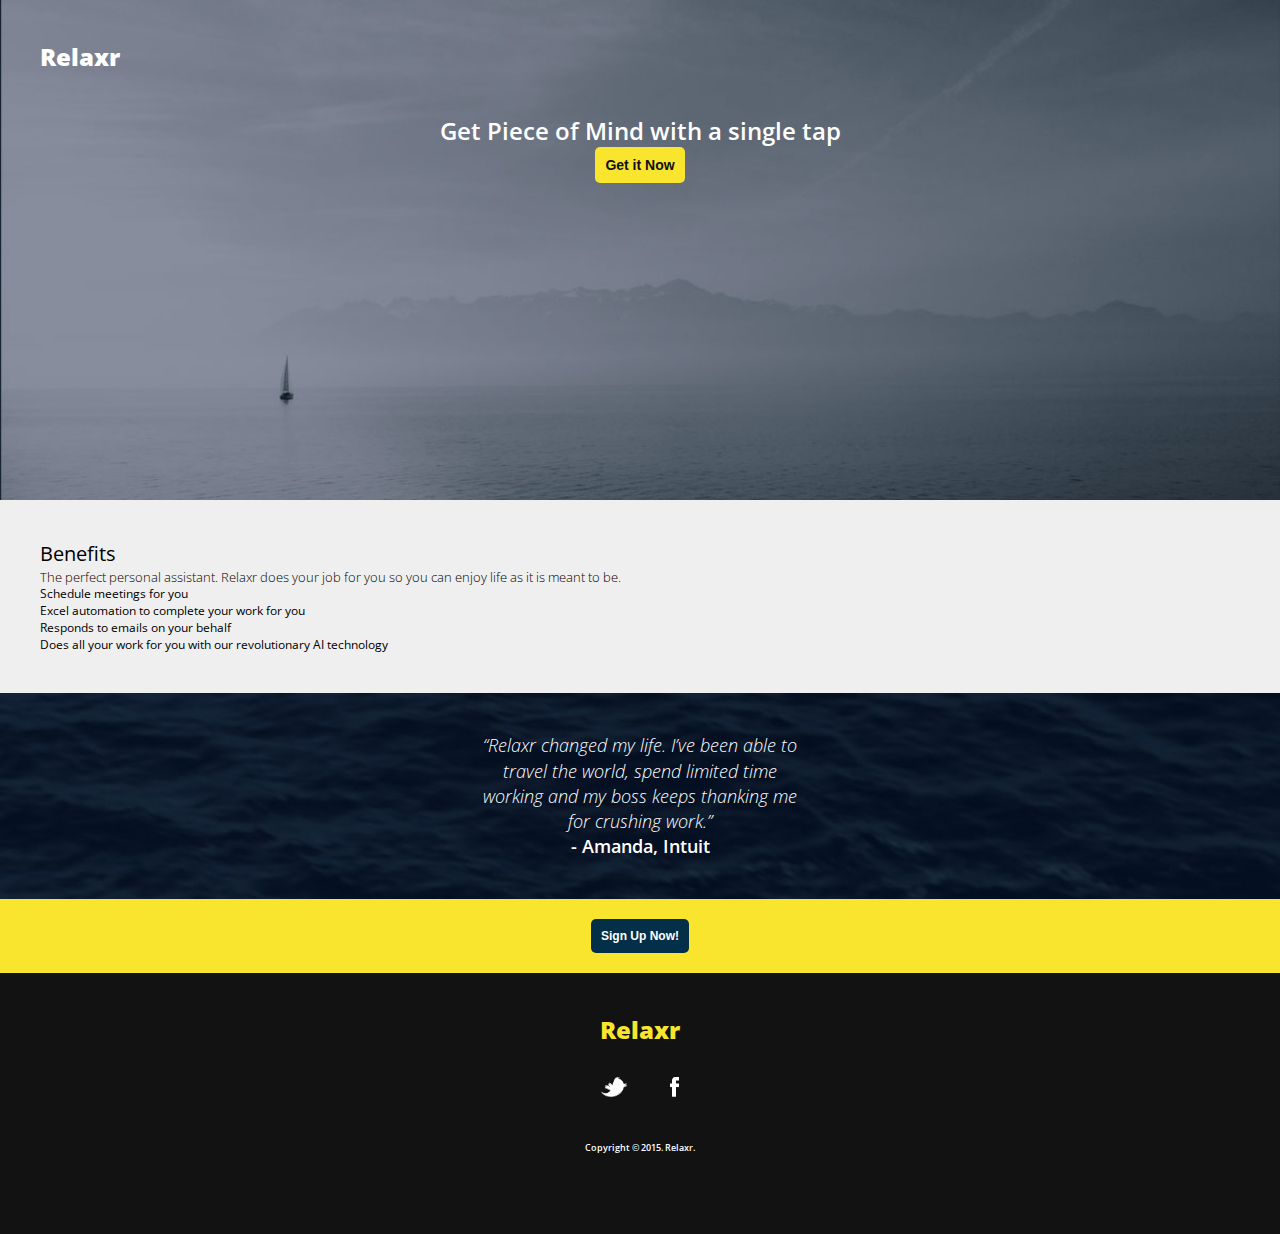
<file: index.html>
<!DOCTYPE html>
<html lang="en">

  <head>
    <meta charset="utf-8">
    <meta name="description" content="Your description goes here">
    <meta name="keywords" content="one, two, three">

    <title>Relaxr</title>

    <!-- external CSS link -->
    <link rel="stylesheet" href="./styles/reset.css">
    <link rel="stylesheet" href="./styles/style.css">
    <link href="https://fonts.googleapis.com/css?family=Open+Sans:300,300i,600,800" rel="stylesheet">
  </head>
  <body>


    <div id="container">

      <header>
        <h1>Relaxr</h1>
      </header>

      <div id="section-hero">
        <h2>Get Piece of Mind with a single tap</h2>
        <button class="get-relaxr">Get it Now</button>
      </div>

    </div><!-- #container -->

    <div id="section-benefits">
      <div>
        <h3>Benefits</h3>
        <p>The perfect personal assistant. Relaxr does your job for you so you can enjoy life as it is meant to be.</p>
        <ul>
          <li>Schedule meetings for you</li>
          <li>Excel automation to complete your work for you</li>
          <li>Responds to emails on your behalf</li>
          <li>Does all your work for you with our revolutionary AI technology</li>
        </ul>
      </div>
    </div>

    <div id="testimonials">
      <div> 
        <p class="quote">“Relaxr changed my life. I’ve been able to travel the world, spend limited time working and my boss keeps thanking me for crushing work.”</p>
        <p class="quoted">- Amanda, Intuit</p>
      </div>
    </div>

    <div id="CTA">
      <button>Sign Up Now!</button>
    </div>

    <footer>
      <h1>Relaxr</h1>
      <div class="social-row">
        <a href="#"><img src="./images/twitter.png" class="socialitem"></a>
        <a href="#"><img src="./images/facebook.png" class="socialitem"></a>
      </div>
      <p id="Copyright">Copyright &copy; 2015. Relaxr.</p>
    </footer>


  </body>
</html>
</file>
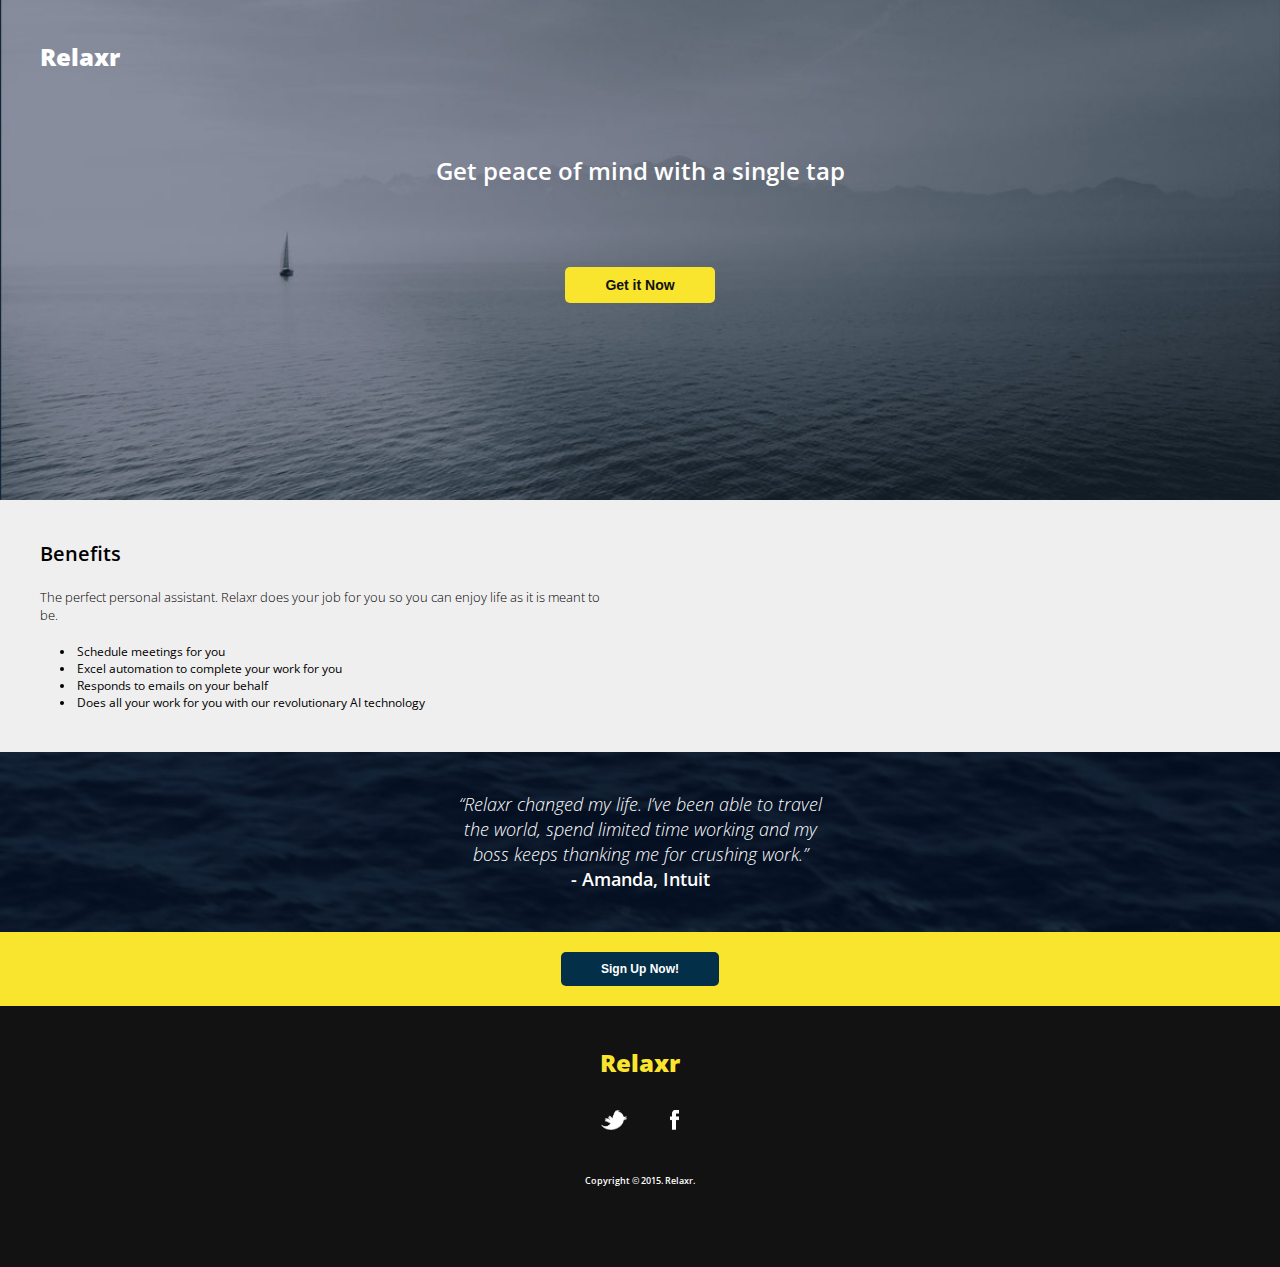
<file: 01-landing-page-hw/index.html>
<!DOCTYPE html>
<html lang="en">
  <head>
    <meta charset="utf-8">
    <meta name="description" content="Your description goes here">
    <meta name="keywords" content="one, two, three">
    <title>Relaxr</title>
    <!-- external CSS link -->
    <link rel="stylesheet" href="./styles/reset.css">
    <link rel="stylesheet" href="./styles/style.css">
    <link href="https://fonts.googleapis.com/css?family=Open+Sans:300,300i,600,800" rel="stylesheet">
  </head>
  <body>


    <div id="container">

      <header>
        <h1>Relaxr</h1>
      </header>

      <div id="section-hero">
        <h2>Get peace of mind with a single tap</h2>
        <button class="get-relaxr">Get it Now</button>
      </div>

    </div><!-- #container -->

    <div id="section-benefits">
      <div>
        <h3>Benefits</h3>
        <p>The perfect personal assistant. Relaxr does your job for you so you can enjoy life as it is meant to be.</p>
        <ul>
          <li>Schedule meetings for you</li>
          <li>Excel automation to complete your work for you</li>
          <li>Responds to emails on your behalf</li>
          <li>Does all your work for you with our revolutionary AI technology</li>
        </ul>
      </div>
    </div>

    <div id="testimonials">
      <div> 
        <p class="quote">“Relaxr changed my life. I’ve been able to travel the world, spend limited time working and my boss keeps thanking me for crushing work.”</p>
        <p class="quoted">- Amanda, Intuit</p>
      </div>
    </div>

    <div id="CTA">
      <button>Sign Up Now!</button>
    </div>

    <footer>
      <h1>Relaxr</h1>
      <div class="social-row">
        <a href="#"><img src="./images/twitter.png" class="socialitem"></a>
        <a href="#"><img src="./images/facebook.png" class="socialitem"></a>
      </div>
      <p id="Copyright">Copyright &copy; 2015. Relaxr.</p>
    </footer>


  </body>
</html>
</file>
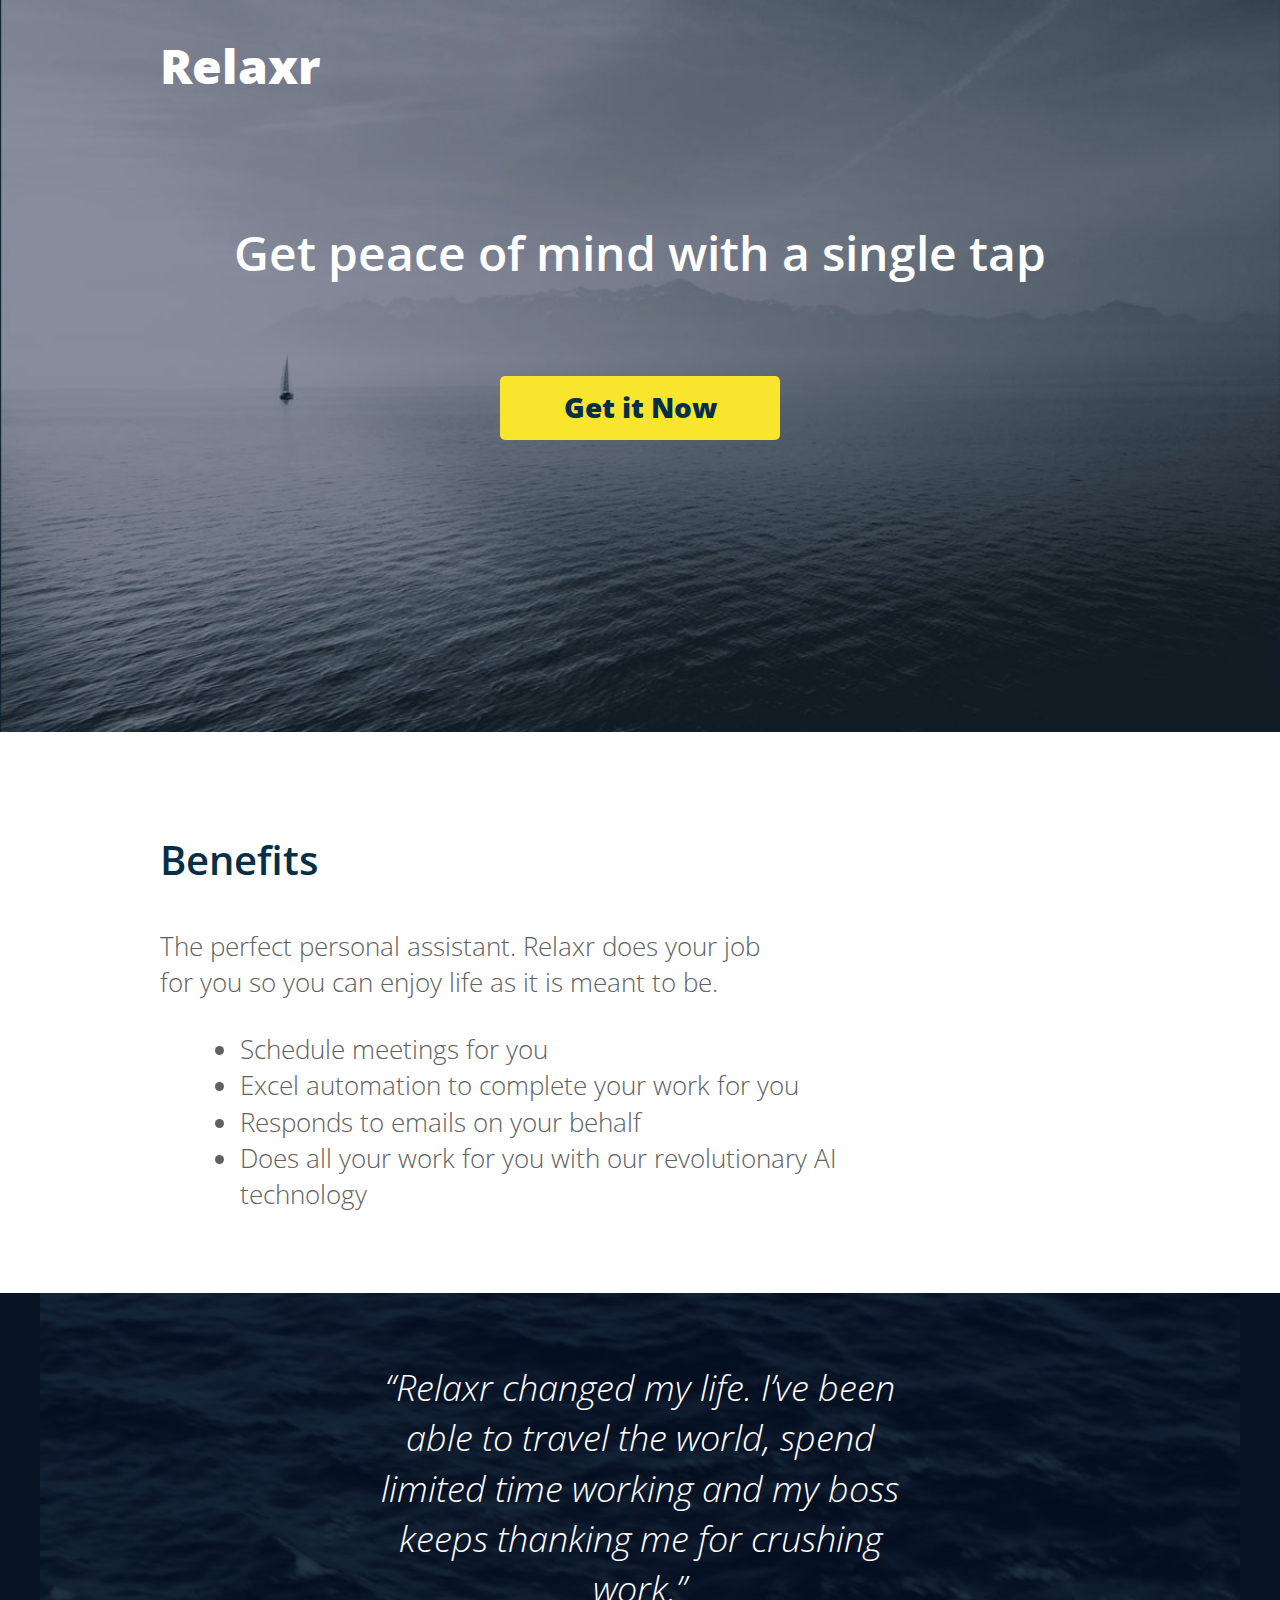
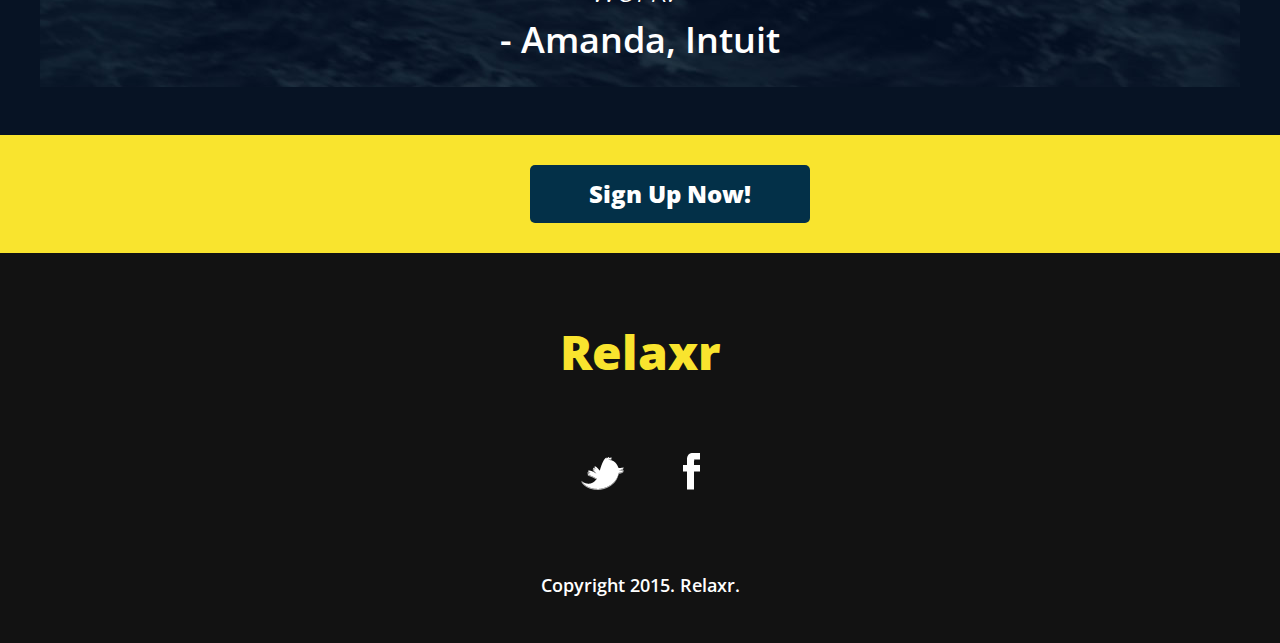
<file: 02-in-class-work-blog/starter-code/index.html>
<!DOCTYPE html>
<html lang="en">

<head>
  <meta charset="utf-8">
  <meta name="description" content="The perfect personal assistant. Relaxr does your job for you so you can enjoy life as it is meant to be.">

  <title>Relaxr Landing Page</title>
  <link href='http://fonts.googleapis.com/css?family=Open+Sans:300italic,300,600,800' rel='stylesheet' type='text/css'>

  <!-- external CSS link -->
  <link rel="stylesheet" href="./styles/reset.css">
  <link rel="stylesheet" href="./styles/style.css">

</head>

<body>
  <header id="main-header">
    <div class="container">
      <h1 class="logo">Relaxr</h1>
      <h2>Get peace of mind with a single tap</h2>
      <a class="button yellow" href="#">Get it Now</a>
    </div>
  </header>
  <section id="benefits">
    <div class="container">
      <h3>Benefits</h3>
      <p>The perfect personal assistant. Relaxr does your job for you so you can enjoy life as it is meant to be.</p>
      <ul>
        <li>Schedule meetings for you</li>
        <li>Excel automation to complete your work for you</li>
        <li>Responds to emails on your behalf</li>
        <li>Does all your work for you with our revolutionary AI technology</li>
      </ul>
    </div>
  </section>
  <section id="testimonial">
    <div class="container">
      <blockquote>&ldquo;Relaxr changed my life. I&rsquo;ve been able to travel the world, spend limited time working and my boss keeps
        thanking me for crushing work.&rdquo;
        <span>- Amanda, Intuit</span>
      </blockquote>
    </div>
  </section>
  <aside id="signup">
    <a class="button blue" href="#">Sign Up Now!</a>
  </aside>
  <footer>
    <h4 class="logo">Relaxr</h4>

    <ul>
      <li>
        <a href="#">
          <img src="./images/twitter.png" alt="Twitter logo">
          </a></li>
      <li>
        <a href="#">
          <img src="./images/facebook.png" alt="Facebook logo">
        </a>
      </li>
    </ul>

    <p class="copyright">Copyright 2015. Relaxr.</p>
  </footer>
</body>

</html>
</file>
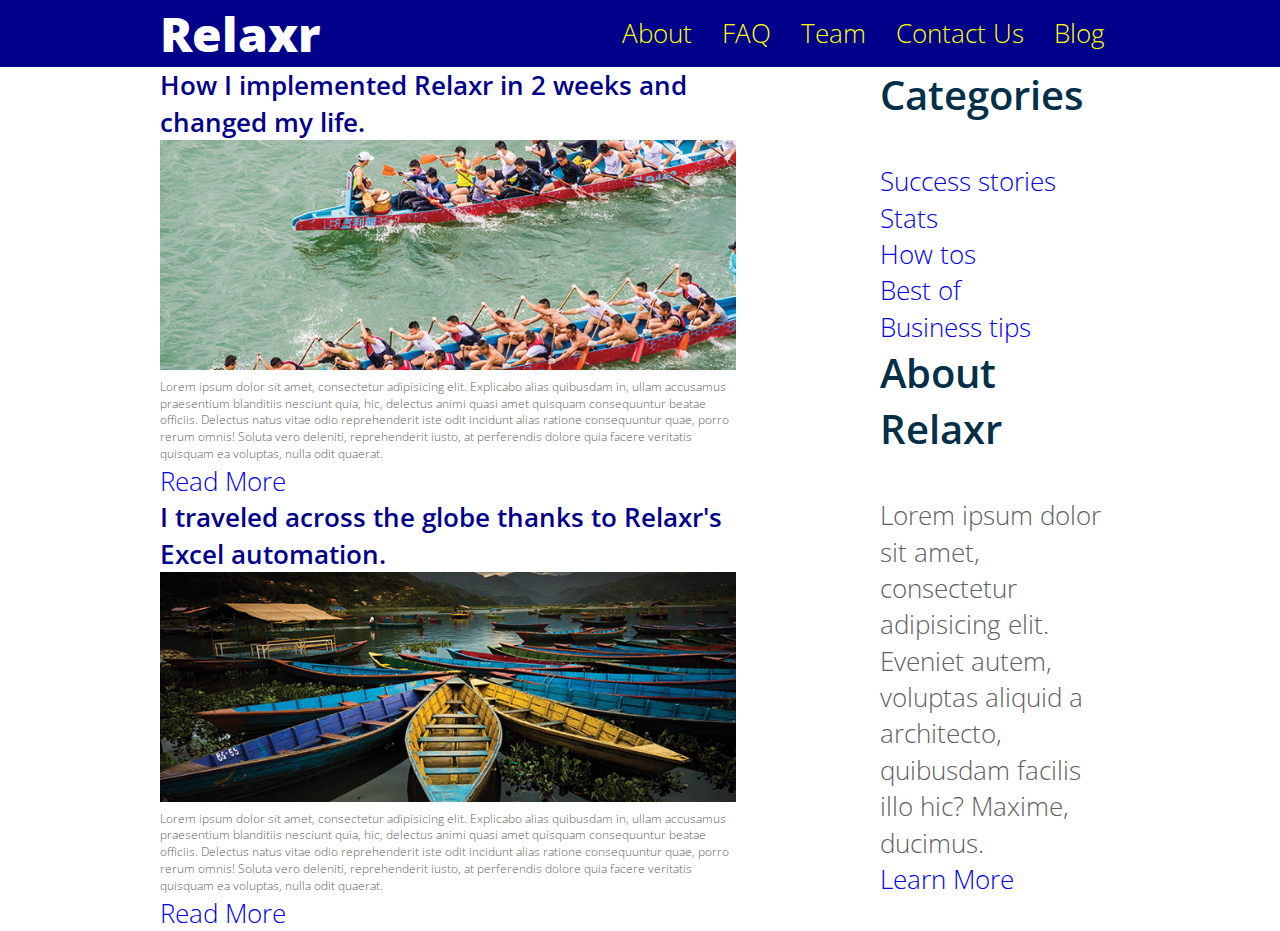
<file: 02-in-class-work-blog/starter-code/blog.html>
<!DOCTYPE html>
<html lang="en">
<head>
  <meta charset="UTF-8">
  <title>Relaxr Blog</title>
  <link href='http://fonts.googleapis.com/css?family=Open+Sans:300italic,300,600,800' rel='stylesheet' type='text/css'>
  <link rel="stylesheet" type="text/css" href="./styles/reset.css">
  <link rel="stylesheet" type="text/css" href="./styles/style.css">
</head>
<body>

  <header id="blog-header">
    <div class="container clearfix">
      <h1 class="logo blog">Relaxr</h1>
      <nav>
        <ul class="clearfix">
          <li><a href="index.html">About</a></li>
          <li><a href="#">FAQ</a></li>
          <li><a href="#">Team</a></li>
          <li><a href="#">Contact Us</a></li>
          <li><a href="#">Blog</a></li>
        </ul>
      </nav>
    </div>
  </header>


  <div class="container clearfix">


    <main class="clearfix">
      <article>
        <h2>How I implemented Relaxr in 2 weeks and changed my life.</h2>
        <img src="./images/blog_photo1.jpg">
        <p>Lorem ipsum dolor sit amet, consectetur adipisicing elit. Explicabo alias quibusdam in, ullam accusamus praesentium blanditiis nesciunt quia, hic, delectus animi quasi amet quisquam consequuntur beatae officiis. Delectus natus vitae odio reprehenderit iste odit incidunt alias ratione consequuntur quae, porro rerum omnis! Soluta vero deleniti, reprehenderit iusto, at perferendis dolore quia facere veritatis quisquam ea voluptas, nulla odit quaerat.</p>
        <a href="#">Read More</a>
      </article>
      <article>
        <h2>I traveled across the globe thanks to Relaxr's Excel automation.</h2>
        <img src="./images/blog_photo2.jpg">
        <p>Lorem ipsum dolor sit amet, consectetur adipisicing elit. Explicabo alias quibusdam in, ullam accusamus praesentium blanditiis nesciunt quia, hic, delectus animi quasi amet quisquam consequuntur beatae officiis. Delectus natus vitae odio reprehenderit iste odit incidunt alias ratione consequuntur quae, porro rerum omnis! Soluta vero deleniti, reprehenderit iusto, at perferendis dolore quia facere veritatis quisquam ea voluptas, nulla odit quaerat.</p>
        <a href="#">Read More</a>
      </article>
      
    </main>

    <aside class="blogaside clearfix">

      <section class="categories">
        <h3>Categories</h3>
        <ul>
          <li><a href="#">Success stories</a></li>
          <li><a href="#">Stats</a></li>
          <li><a href="#">How tos</a></li>
          <li><a href="#">Best of</a></li>
          <li><a href="#">Business tips</a></li>
        </ul>
      </section> 

      <section class="about-relaxr">
        <h3>About Relaxr</h3>
        <p>Lorem ipsum dolor sit amet, consectetur adipisicing elit. Eveniet autem, voluptas aliquid a architecto, quibusdam facilis illo hic? Maxime, ducimus.</p>
        <a href="#">Learn More</a>
      </section>

      <section>
        
      </section>

    </aside>

  </div>


</body>
</html>
</file>
<file: styles/style.css>
/*
Project Name: Relaxr Landing Page
Client: Relaxr
Author: Nicole Boettcher
Developer @GA in NYC
*/


/******************************************
/* SETUP
/*******************************************/

/* Box Model Hack */
* {
  -moz-box-sizing: border-box; /* Firexfox */
  -webkit-box-sizing: border-box; /* Safari/Chrome/iOS/Android */
  box-sizing: border-box; /* IE */
}

/* Clear fix hack */
.clearfix:after {
  content: ".";
  display: block;
  clear: both;
  visibility: hidden;
  line-height: 0;
  height: 0;
}

.clear {
clear: both;
}

.alignright {
float: right;
padding: 0 0 10px 10px; /* note the padding around a right floated image */
}

.alignleft {
float: left;
padding: 0 10px 10px 0; /* note the padding around a left floated image */
}

/******************************************
/* BASE STYLES
/*******************************************/

body {
  color: #000;
  font-size: 12px;
  line-height: 1.4;
  font-family: 'Open Sans', sans-serif;
  text-align: center;
}


/******************************************
/* LAYOUT
/*******************************************/

/* Center the container */
#container {
  width: 100%;
  margin: auto;
  height: 500px;
  background: url(../images/header_bg.jpg) no-repeat center top rgb(134,141,157);
  background-size: cover;
}

header {
  text-align: left;
  padding: 40px;
}

#section-benefits {
  background-color: #f0efef;
  text-align: left;
}

#testimonials {
  background-image: url(../images/testimonial_bg.jpg);
  background-size: cover;
}

#CTA {
  background-color: #f9e42e;
  padding: 20px;
}

footer {
  background-color: #121212;
  padding: 40px;
}

.social-row {
  display: inline-block;
}

/******************************************
/* ADDITIONAL STYLES
/*******************************************/

h1 {
  font-weight: 800;
  color: white;
  font-size: 24px;
}

h2 {
  font-weight: 600;
  font-size: 24px;
  color: white;
}

button.get-relaxr {
  font-weight: 800;
  font-size: 14px;
  border-radius: 5px;
  background-color: #f9e42e;
  color: #121212;
  padding: 10px;
  border: none;
}

h3 {
  font-weight: 600px;
  font-size: 20px;
}

p {
  font-weight: 300;
  font-size: 13px;
}

#section-benefits div {
  padding: 40px;
}

#testimonials div {
  padding: 0 37%;
  color: white;
}

.quote {
  padding-top: 40px;
  font-weight: 300i;
  font-style: italic;
  font-size: 18px;
}

.quoted {
  font-size: 18px;
  font-weight: 600;
  padding-bottom: 40px;
}

#CTA button {
  font-weight: 800;
  font-size: 12px;
  border: none;
  border-radius: 5px;
  background-color: #033048;
  padding: 10px;
  color: white;
}

footer h1 {
  color: #f9e42e;
}

.socialitem {
  margin: 30px 20px;
  height: 20px;
}

footer p {
  color: white;
  font-weight: 600;
  font-size: 9px;
  padding: 10px 0 40px 0;
}
</file>
<file: 01-landing-page-hw/styles/style.css>
/*
Project Name: Relaxr Landing Page
Client: Relaxr
Author: Nicole Boettcher
Developer @GA in NYC
*/


/******************************************
/* SETUP
/*******************************************/

/* Box Model Hack */
* {
  -moz-box-sizing: border-box; /* Firexfox */
  -webkit-box-sizing: border-box; /* Safari/Chrome/iOS/Android */
  box-sizing: border-box; /* IE */
}

/* Clear fix hack */
.clearfix:after {
  content: ".";
  display: block;
  clear: both;
  visibility: hidden;
  line-height: 0;
  height: 0;
}

.clear {
clear: both;
}

.alignright {
float: right;
padding: 0 0 10px 10px; /* note the padding around a right floated image */
}

.alignleft {
float: left;
padding: 0 10px 10px 0; /* note the padding around a left floated image */
}

/******************************************
/* BASE STYLES
/*******************************************/

body {
  color: #000;
  font-size: 12px;
  line-height: 1.4;
  font-family: 'Open Sans', sans-serif;
  text-align: center;
}


/******************************************
/* LAYOUT
/*******************************************/

/* Center the container */
#container {
  width: 100%;
  margin: auto;
  height: 500px;
  background: url(../images/header_bg.jpg) no-repeat center top rgb(134,141,157);
  background-size: cover;
  background-position: center center;
}

header {
  text-align: left;
  padding: 40px;
}

#section-benefits {
  background-color: #f0efef;
  text-align: left;
}

#testimonials {
  background-image: url(../images/testimonial_bg.jpg);
  background-size: cover;
}

#CTA {
  background-color: #f9e42e;
  padding: 20px;
}

footer {
  background-color: #121212;
  padding: 40px;
}

.social-row {
  display: inline-block;
}

/******************************************
/* ADDITIONAL STYLES
/*******************************************/

h1 {
  font-weight: 800;
  color: white;
  font-size: 24px;
}

h2 {
  font-weight: 600;
  font-size: 24px;
  color: white;
  padding: 40px 0;
}

button.get-relaxr {
  font-weight: 800;
  font-size: 14px;
  border-radius: 5px;
  background-color: #f9e42e;
  color: #121212;
  padding: 10px 40px;
  border: none;
  margin: 40px auto;
}

h3 {
  font-weight: 600;
  font-size: 20px;
  padding: 0;
}

p {
  font-weight: 300;
  font-size: 13px;
  padding: 20px 0;
}

#section-benefits div {
  padding: 40px;
  max-width: 50%;
}

ul {
  list-style: disc inside none;
}

li {
  padding-left: 20px;
}

#testimonials div {
  padding: 0 35%;
  color: white;
}

.quote {
  padding: 40px 0 0 0;
  font-weight: 300;
  font-style: italic;
  font-size: 18px;
}

.quoted {
  font-size: 18px;
  font-weight: 600;
  padding: 0 0 40px 0;
}

#CTA button {
  font-weight: 800;
  font-size: 12px;
  border: none;
  border-radius: 5px;
  background-color: #033048;
  padding: 10px 40px;
  color: white;
}

footer h1 {
  color: #f9e42e;
}

.socialitem {
  margin: 30px 20px;
  height: 20px;
}

footer p {
  color: white;
  font-weight: 600;
  font-size: 9px;
  padding: 10px 0 40px 0;
}
</file>
<file: 02-in-class-work-blog/starter-code/styles/style.css>
/******************************************
/* BASE STYLES
/*******************************************/

body {
  color: #f0efef;
  font-size: 26px;
  line-height: 1.4;
  color: #606161;
  font-family: 'Open Sans', Helvetica, Arial, sans-serif;
  font-weight: 300;
}
a {
  text-decoration: none;
}


/******************************************
/* LAYOUT
/*******************************************/

/* Center the container */
.container {
  max-width: 960px;
  margin: 0 auto;
  box-sizing: border-box;
}

.logo {
  font-size: 48px;
  font-weight: 800;
}

#main-header {
  height: 700px;
  background-image: url(../images/header_bg.jpg);
  background-position: top center;
  background-size:cover;
  padding-top: 32px;
}

header .logo {
  color: #fff;
}
header h2 {
  font-size: 48px;
  text-align: center;
  color: #fff;
  margin: 120px 0 90px;
  font-weight: 600;
}
.button {
  border-radius: 5px;
  font-weight: 800;
  padding: 12px 0;
  width: 280px;
  box-sizing: border-box;
  font-size: 28px;
  text-align: center;
  display: block;
  margin: 0 auto;
}
.yellow {
  background: #f9e42e;
  color: #033048;
}
.blue {
  background: #033048;
  color: #fff;
  font-size: 24px;
}
#benefits {
  padding: 100px 0 80px;
}
h3 {
  color: #033048;
  font-size: 40px;
  font-weight: 600;
  margin-bottom: 40px;
}
#benefits p, #benefits ul {
  width: 600px;
}
#benefits ul {
  list-style: disc;
  margin: 30px 0 0 80px;
}
#testimonial {
  background: url(../images/testimonial_bg.jpg) no-repeat top center #071324;
  padding: 70px 0 70px;
  color: #fff;
}
blockquote {
  font-size: 36px;
  font-weight: 300;
  font-style: italic;
  text-align: center;
  width: 580px;
  margin: 0 auto;
}
blockquote span {
  font-weight: 600;
  display: block;
  font-style: normal;
}
#signup {
  background: #f9e42e;
  padding: 30px;
  text-align: center
  float: none;
  width: 100%;
}
footer {
  background: #121212;
  padding: 65px 0 45px;
  text-align: center;
}
footer .logo {
  color: #f9e42e;
  margin-bottom: 68px;
}
footer ul li {
  display: inline-block;
  list-style: none;
  margin: 0 26px 75px;
}
footer p {
  font-size: 18px;
  color: #fff;
  font-weight: 600;
}

/******************************************
/* BLOG PAGE
/*******************************************/

.clearfix:after {
  content: "";
  display: block;
  clear: both;
}

#blog-header {
  background-color: darkblue;
}

h1.logo.blog {
  float: left;
}

nav {
  float: right;
}

nav ul li {
  float: left;
  padding: 15px;
}

nav a {
  color: yellow;
}

main {
  float: left;
  width: 60%;
}

article h2 {
  font-weight: 600;
  color: darkblue;
}

article p {
  font-size: 12px;
}

article img {
  width: 100%;
}

aside.blogaside {
  float: right;
  width: 25%;
}
</file>
